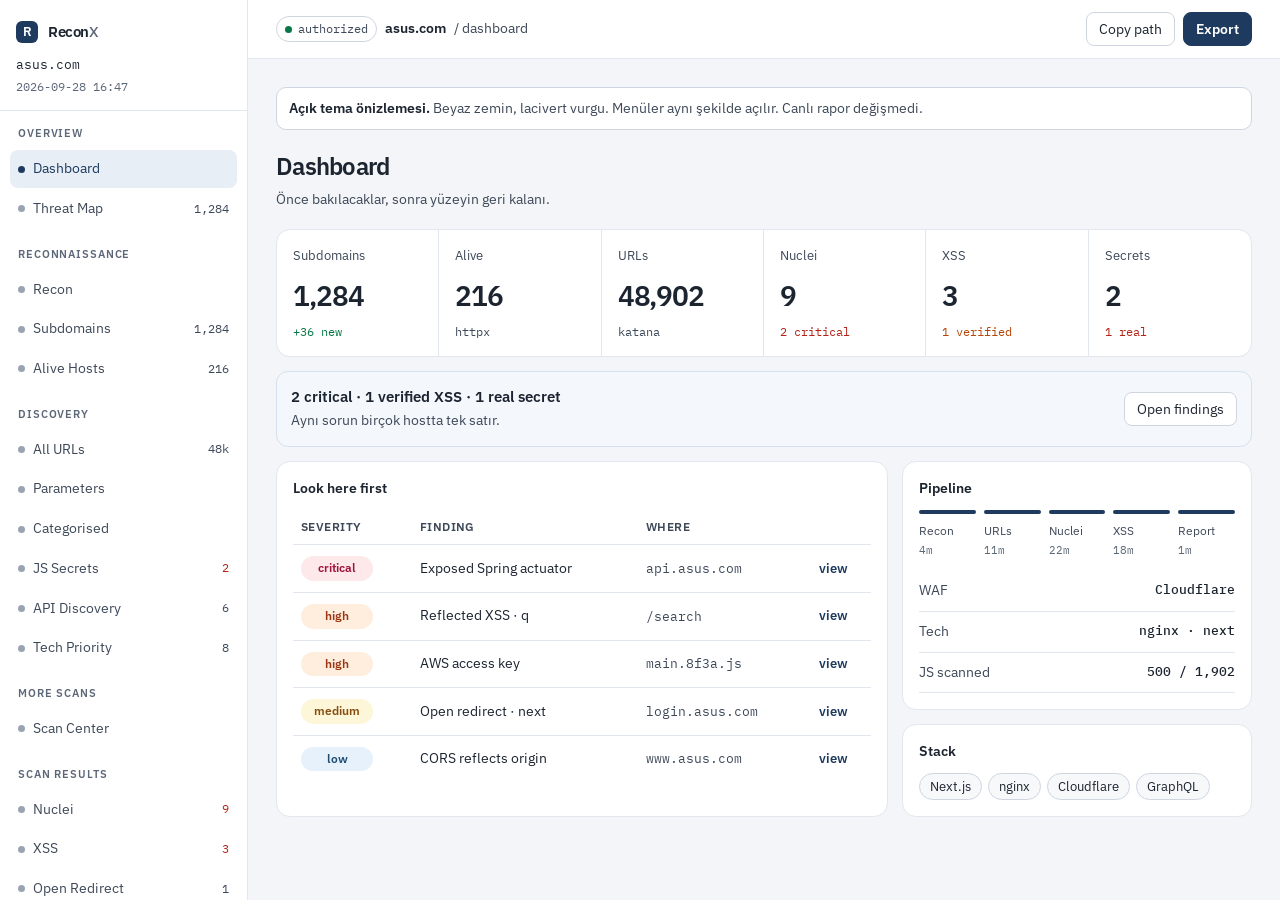
<file: preview/report-ui-sample.html>
<!DOCTYPE html>
<html lang="en">
<head>
<meta charset="UTF-8">
<meta name="viewport" content="width=device-width,initial-scale=1">
<title>ReconX — UI preview</title>
<link rel="preconnect" href="https://fonts.googleapis.com">
<link href="https://fonts.googleapis.com/css2?family=IBM+Plex+Mono:wght@400;500&family=IBM+Plex+Sans:wght@400;500;600&display=swap" rel="stylesheet">
<style>
:root{
  --bg:#f3f5f8;
  --bg-2:#ffffff;
  --surface:#ffffff;
  --surface-2:#f7f8fa;
  --line:#e2e6ee;
  --line-strong:#cfd5e0;
  --text:#1c2430;
  --dim:#3d4858;
  --muted:#5c6778;
  --accent:#1e3a5f;
  --accent-ink:#ffffff;
  --red:#b42318;
  --orange:#b54708;
  --yellow:#946200;
  --green:#067647;
  --blue:#1849a9;
  --purple:#5925dc;
  --sans:"IBM Plex Sans",sans-serif;
  --mono:"IBM Plex Mono",ui-monospace,monospace;
  --sw:248px;
}
*{box-sizing:border-box;margin:0;padding:0}
html,body{height:100%}
body{
  background:var(--bg);
  color:var(--text);
  font-family:var(--sans);
  font-size:14.5px;
  line-height:1.55;
  display:flex;
  min-height:100vh;
  -webkit-font-smoothing:antialiased;
}
button,input{font-family:inherit;color:inherit}
::-webkit-scrollbar{width:10px;height:10px}
::-webkit-scrollbar-thumb{background:#c5ccd6;border-radius:99px;border:2px solid var(--bg)}

.sidebar{
  width:var(--sw);min-width:var(--sw);
  background:var(--bg-2);
  border-right:1px solid var(--line);
  position:fixed;inset:0 auto 0 0;
  display:flex;flex-direction:column;
  overflow-y:auto;z-index:20;
}
.sb-brand{
  padding:20px 16px 14px;border-bottom:1px solid var(--line);
  position:sticky;top:0;background:var(--bg-2);z-index:2;
}
.sb-logo{display:flex;align-items:center;gap:10px}
.mark{
  width:22px;height:22px;border-radius:6px;
  background:var(--accent);color:var(--accent-ink);
  display:grid;place-items:center;font-weight:600;font-size:13px;
}
.sb-brand h1{font-size:15px;font-weight:600;letter-spacing:-.03em;color:var(--text)}
.sb-brand h1 span{color:var(--muted);font-weight:500}
.sb-meta{margin-top:12px;display:flex;flex-direction:column;gap:3px}
.sb-target{font-family:var(--mono);font-size:12.5px;color:var(--text)}
.sb-ts{font-family:var(--mono);font-size:12px;color:var(--muted)}
.nav-grp{padding:14px 10px 2px}
.nav-lbl{
  padding:0 8px 8px;
  font-size:11px;font-weight:600;letter-spacing:.08em;
  text-transform:uppercase;color:var(--muted);
}
.nav-a{
  display:flex;align-items:center;gap:8px;
  padding:8px 8px;margin-bottom:2px;
  border-radius:8px;color:var(--dim);
  text-decoration:none;font-size:14px;cursor:pointer;
}
.nav-a:hover{background:#f3f5f8;color:var(--text)}
.nav-a.active{background:#e8eef6;color:var(--accent)}
.nav-a.active .nav-ico{background:var(--accent)}
.nav-ico{width:7px;height:7px;border-radius:99px;background:#9aa3b2;flex:none}
.nav-cnt{margin-left:auto;font-family:var(--mono);font-size:12px;color:var(--dim)}
.nav-cnt.hot{color:var(--red)}
.sb-foot{
  margin-top:8px;padding:14px 16px 18px;
  border-top:1px solid var(--line);
  font-size:12px;color:var(--muted);font-family:var(--mono);
}

.main{margin-left:var(--sw);flex:1;min-width:0}
.topbar{
  position:sticky;top:0;z-index:10;
  display:flex;align-items:center;justify-content:space-between;gap:16px;
  padding:12px 28px;
  background:rgba(255,255,255,.94);
  backdrop-filter:blur(12px);
  border-bottom:1px solid var(--line);
}
.crumb{display:flex;align-items:center;gap:8px;font-size:14px;color:var(--dim)}
.crumb b{color:var(--text);font-weight:600}
.pill{
  display:inline-flex;align-items:center;gap:6px;
  border:1px solid var(--line-strong);border-radius:999px;
  padding:3px 8px;font-family:var(--mono);font-size:12px;color:var(--dim);
}
.pill i{width:7px;height:7px;border-radius:99px;background:var(--green);display:block}
.actions{display:flex;gap:8px;position:relative}
.btn{
  background:var(--surface);border:1px solid var(--line-strong);
  border-radius:8px;padding:7px 12px;font-size:13.5px;cursor:pointer;color:var(--text);
}
.btn:hover{background:var(--surface-2)}
.btn.primary{background:var(--accent);color:#fff;border-color:var(--accent);font-weight:600}
.btn.primary:hover{background:#16304f}
.menu{
  display:none;position:absolute;right:0;top:40px;min-width:220px;
  background:var(--surface-2);border:1px solid var(--line-strong);
  border-radius:10px;padding:6px;z-index:30;
}
.menu.open{display:block}
.menu button{
  display:block;width:100%;text-align:left;background:none;border:0;
  color:var(--text);padding:8px 10px;border-radius:8px;cursor:pointer;font-size:13.5px;
}
.menu button span{display:block;color:var(--muted);font-size:12px;margin-top:2px}
.menu button:hover{background:#f3f5f8}

.section{display:none;padding:28px;max-width:1180px}
.section.active{display:block}
.preview-note{
  margin-bottom:18px;padding:10px 12px;border-radius:10px;
  border:1px solid var(--line-strong);color:var(--dim);font-size:13.5px;
  background:var(--surface);
}
.preview-note strong{color:var(--text);font-weight:600}

.sec-title{display:flex;align-items:flex-end;justify-content:space-between;gap:16px;margin-bottom:18px}
.sec-title h2{font-size:24px;font-weight:600;letter-spacing:-.03em;color:var(--text)}
.sec-title p{color:var(--dim);font-size:14px;margin-top:4px}

.stats{display:grid;grid-template-columns:repeat(6,1fr);border:1px solid var(--line);border-radius:14px;overflow:hidden;background:var(--surface)}
.stat{padding:16px 16px 14px;border-right:1px solid var(--line);cursor:pointer}
.stat:last-child{border-right:0}
.stat:hover{background:var(--surface-2)}
.stat .k{font-size:13px;color:var(--dim)}
.stat .v{margin-top:8px;font-size:28px;letter-spacing:-.04em;font-weight:600;color:var(--text);font-variant-numeric:tabular-nums}
.stat .s{margin-top:6px;font-family:var(--mono);font-size:12px;color:var(--dim)}
.stat .s.bad{color:var(--red)}
.stat .s.ok{color:var(--green)}
.stat .s.warn{color:var(--orange)}

.grid{display:grid;grid-template-columns:1.4fr .8fr;gap:14px;margin-top:14px}
.panel{background:var(--surface);border:1px solid var(--line);border-radius:14px;padding:16px}
.panel h3{font-size:14px;font-weight:600;color:var(--text);margin-bottom:10px}
table{width:100%;border-collapse:collapse}
th{
  text-align:left;font-size:12px;font-weight:600;color:var(--dim);
  letter-spacing:.04em;text-transform:uppercase;padding:8px;border-bottom:1px solid var(--line);
}
td{padding:11px 8px;border-bottom:1px solid var(--line);font-size:14px;color:var(--text);vertical-align:middle}
tr:last-child td{border-bottom:0}
tr.click:hover td{background:#f7f8fa;cursor:pointer}
.mono{font-family:var(--mono);font-size:12.5px;color:var(--dim)}
.sev{display:inline-block;min-width:72px;text-align:center;border-radius:999px;padding:3px 8px;font-size:12px;font-weight:600}
.sev.critical{background:#fde8ea;color:#9f1239}
.sev.high{background:#ffeedd;color:#9a3412}
.sev.medium{background:#fef6d8;color:#854d0e}
.sev.low{background:#e7f1fb;color:#1e4d73}
.sev.real{background:#fde8ea;color:#9f1239}
.sev.public{background:#e7f6ee;color:#067647}
.sev.unknown{background:#fef6d8;color:#854d0e}
.linkish{color:var(--accent);cursor:pointer;background:none;border:0;padding:0;font-size:13px;font-weight:600}
.linkish:hover{color:var(--accent)}

.rail{display:flex;gap:8px;margin-top:4px}
.step{flex:1;min-width:0}
.step .bar{height:4px;background:#e2e6ee;border-radius:99px;margin-bottom:8px}
.step.done .bar{background:var(--accent)}
.step .name{font-size:12px;color:var(--dim)}
.step .dur{font-family:var(--mono);font-size:11px;color:var(--muted);margin-top:2px}
.row{display:flex;justify-content:space-between;gap:12px;padding:9px 0;border-bottom:1px solid var(--line);font-size:14px}
.row span{color:var(--dim)}
.row b{font-weight:500;font-family:var(--mono);font-size:13px;color:var(--text)}
.chips{display:flex;flex-wrap:wrap;gap:6px}
.chip{border:1px solid var(--line-strong);border-radius:999px;padding:4px 10px;font-size:13px;color:var(--text);background:var(--surface-2)}

.banner{
  display:flex;align-items:center;justify-content:space-between;gap:12px;
  margin-top:14px;padding:14px;border-radius:12px;
  background:#f4f7fb;border:1px solid #d5e0ee;
}
.banner strong{font-weight:600;color:var(--text)}
.banner p{color:var(--dim);font-size:14px;margin-top:2px}

.toolbar{display:flex;gap:8px;align-items:center;margin-bottom:12px;flex-wrap:wrap}
.vs-search{
  flex:1;min-width:180px;max-width:360px;
  background:var(--bg);border:1px solid var(--line-strong);border-radius:8px;
  padding:8px 12px;color:var(--text);font-size:14px;outline:none;background:#fff;
}
.vs-search::placeholder{color:var(--muted)}
.vs-search:focus{border-color:var(--accent)}
.counter{font-family:var(--mono);font-size:12px;color:var(--dim)}

.tabs{display:flex;gap:6px;flex-wrap:wrap;margin-bottom:12px}
.tab{
  background:transparent;border:1px solid var(--line);color:var(--dim);
  border-radius:999px;padding:6px 12px;cursor:pointer;font-size:13px;
}
.tab.active{background:var(--accent);color:#fff;border-color:var(--accent);font-weight:600}
.pane{display:none}
.pane.active{display:block}

.list-row{
  display:flex;justify-content:space-between;gap:12px;align-items:center;
  padding:10px 4px;border-bottom:1px solid var(--line);font-family:var(--mono);font-size:13px;color:var(--text);
}
.map{
  height:420px;border-radius:14px;border:1px solid var(--line);
  background:
    radial-gradient(circle at 50% 48%, rgba(30,58,95,.06), transparent 42%),
    linear-gradient(rgba(30,58,95,.06) 1px, transparent 1px),
    linear-gradient(90deg, rgba(30,58,95,.06) 1px, transparent 1px),
    var(--surface);
  background-size:auto, 48px 48px, 48px 48px, auto;
  position:relative;overflow:hidden;
}
.node{
  position:absolute;transform:translate(-50%,-50%);
  background:var(--surface-2);border:1px solid var(--line-strong);
  border-radius:10px;padding:8px 10px;font-size:12.5px;color:var(--text);cursor:pointer;
  max-width:180px;
}
.node small{display:block;color:var(--dim);font-family:var(--mono);font-size:11px;margin-top:2px}
.node.bad{border-color:#f3b4bc;background:#fff7f8}
.cards{display:grid;grid-template-columns:repeat(auto-fill,minmax(260px,1fr));gap:12px}
.scan-card{background:var(--surface);border:1px solid var(--line);border-radius:14px;padding:14px;display:flex;flex-direction:column;gap:8px}
.scan-card h4{font-size:15px;font-weight:600;color:var(--text)}
.scan-card p{color:var(--dim);font-size:13.5px;flex:1}
.scan-card .st{font-family:var(--mono);font-size:12px;color:var(--green)}
.poc{border:1px solid #f3b4bc;border-radius:12px;padding:14px;background:#fff7f8;margin-bottom:12px}
.poc h4{color:#9f1239;margin-bottom:6px}
.poc code{display:block;font-family:var(--mono);font-size:12.5px;color:var(--text);margin-top:8px;word-break:break-all}
.toast{
  position:fixed;bottom:18px;right:18px;background:var(--accent);color:#fff;
  padding:10px 14px;border-radius:10px;font-size:13.5px;font-weight:600;
  opacity:0;pointer-events:none;transition:opacity .2s;z-index:50;
}
.toast.show{opacity:1}
@media (max-width:1100px){
  .stats{grid-template-columns:repeat(3,1fr)}
  .stat:nth-child(3){border-right:0}
  .stat:nth-child(-n+3){border-bottom:1px solid var(--line)}
  .grid{grid-template-columns:1fr}
}
@media (max-width:800px){
  .sidebar{display:none}
  .main{margin-left:0}
  .stats{grid-template-columns:repeat(2,1fr)}
}
</style>
</head>
<body>
<nav class="sidebar">
  <div class="sb-brand">
    <div class="sb-logo"><div class="mark">R</div><h1>Recon<span>X</span></h1></div>
    <div class="sb-meta">
      <div class="sb-target">asus.com</div>
      <div class="sb-ts">2026-09-28 16:47</div>
    </div>
  </div>
  <div class="nav-grp">
    <div class="nav-lbl">Overview</div>
    <a class="nav-a active" data-sid="overview"><span class="nav-ico"></span>Dashboard</a>
    <a class="nav-a" data-sid="threatmap"><span class="nav-ico"></span>Threat Map<span class="nav-cnt">1,284</span></a>
  </div>
  <div class="nav-grp">
    <div class="nav-lbl">Reconnaissance</div>
    <a class="nav-a" data-sid="recon"><span class="nav-ico"></span>Recon</a>
    <a class="nav-a" data-sid="subdomains"><span class="nav-ico"></span>Subdomains<span class="nav-cnt">1,284</span></a>
    <a class="nav-a" data-sid="alive"><span class="nav-ico"></span>Alive Hosts<span class="nav-cnt">216</span></a>
  </div>
  <div class="nav-grp">
    <div class="nav-lbl">Discovery</div>
    <a class="nav-a" data-sid="urls"><span class="nav-ico"></span>All URLs<span class="nav-cnt">48k</span></a>
    <a class="nav-a" data-sid="params"><span class="nav-ico"></span>Parameters</a>
    <a class="nav-a" data-sid="categorised"><span class="nav-ico"></span>Categorised</a>
    <a class="nav-a" data-sid="js"><span class="nav-ico"></span>JS Secrets<span class="nav-cnt hot">2</span></a>
    <a class="nav-a" data-sid="api"><span class="nav-ico"></span>API Discovery<span class="nav-cnt">6</span></a>
    <a class="nav-a" data-sid="tech"><span class="nav-ico"></span>Tech Priority<span class="nav-cnt">8</span></a>
  </div>
  <div class="nav-grp">
    <div class="nav-lbl">More scans</div>
    <a class="nav-a" data-sid="scans"><span class="nav-ico"></span>Scan Center</a>
  </div>
  <div class="nav-grp">
    <div class="nav-lbl">Scan results</div>
    <a class="nav-a" data-sid="nuclei"><span class="nav-ico"></span>Nuclei<span class="nav-cnt hot">9</span></a>
    <a class="nav-a" data-sid="xss"><span class="nav-ico"></span>XSS<span class="nav-cnt hot">3</span></a>
    <a class="nav-a" data-sid="openredirect"><span class="nav-ico"></span>Open Redirect<span class="nav-cnt">1</span></a>
    <a class="nav-a" data-sid="extra"><span class="nav-ico"></span>Extra Checks<span class="nav-cnt hot">2</span></a>
  </div>
  <div class="nav-grp">
    <div class="nav-lbl">Analysis</div>
    <a class="nav-a" data-sid="ai"><span class="nav-ico"></span>AI Analysis<span class="nav-cnt">4</span></a>
  </div>
  <div class="sb-foot">preview · sample data</div>
</nav>

<main class="main">
  <header class="topbar">
    <div class="crumb"><span class="pill"><i></i> authorized</span><b>asus.com</b><span id="crumb-sec">/ dashboard</span></div>
    <div class="actions">
      <button class="btn" type="button" id="copy-path">Copy path</button>
      <button class="btn primary" type="button" id="export-btn">Export</button>
      <div class="menu" id="export-menu">
        <button type="button" data-toast="HTML export is a preview action">Save as HTML<span>Full interactive report, offline</span></button>
        <button type="button" data-toast="Print dialog is a preview action">Print / Save as PDF<span>Browser print dialog</span></button>
        <button type="button" id="copy-path-2">Copy file path<span>Share the local file location</span></button>
      </div>
    </div>
  </header>

  <section class="section active" id="overview">
    <div class="preview-note"><strong>Açık tema önizlemesi.</strong> Beyaz zemin, lacivert vurgu. Menüler aynı şekilde açılır. Canlı rapor değişmedi.</div>
    <div class="sec-title"><div><h2>Dashboard</h2><p>Önce bakılacaklar, sonra yüzeyin geri kalanı.</p></div></div>
    <div class="stats">
      <div class="stat" data-goto="subdomains"><div class="k">Subdomains</div><div class="v">1,284</div><div class="s ok">+36 new</div></div>
      <div class="stat" data-goto="alive"><div class="k">Alive</div><div class="v">216</div><div class="s">httpx</div></div>
      <div class="stat" data-goto="urls"><div class="k">URLs</div><div class="v">48,902</div><div class="s">katana</div></div>
      <div class="stat" data-goto="nuclei"><div class="k">Nuclei</div><div class="v">9</div><div class="s bad">2 critical</div></div>
      <div class="stat" data-goto="xss"><div class="k">XSS</div><div class="v">3</div><div class="s warn">1 verified</div></div>
      <div class="stat" data-goto="js"><div class="k">Secrets</div><div class="v">2</div><div class="s bad">1 real</div></div>
    </div>
    <div class="banner">
      <div><strong>2 critical · 1 verified XSS · 1 real secret</strong><p>Aynı sorun birçok hostta tek satır.</p></div>
      <button class="btn" type="button" data-goto="nuclei">Open findings</button>
    </div>
    <div class="grid">
      <div class="panel">
        <h3>Look here first</h3>
        <table>
          <thead><tr><th>Severity</th><th>Finding</th><th>Where</th><th></th></tr></thead>
          <tbody>
            <tr class="click" data-goto="nuclei"><td><span class="sev critical">critical</span></td><td>Exposed Spring actuator</td><td class="mono">api.asus.com</td><td><button class="linkish" type="button">view</button></td></tr>
            <tr class="click" data-goto="xss"><td><span class="sev high">high</span></td><td>Reflected XSS · q</td><td class="mono">/search</td><td><button class="linkish" type="button">view</button></td></tr>
            <tr class="click" data-goto="js"><td><span class="sev high">high</span></td><td>AWS access key</td><td class="mono">main.8f3a.js</td><td><button class="linkish" type="button">view</button></td></tr>
            <tr class="click" data-goto="openredirect"><td><span class="sev medium">medium</span></td><td>Open redirect · next</td><td class="mono">login.asus.com</td><td><button class="linkish" type="button">view</button></td></tr>
            <tr class="click" data-goto="extra"><td><span class="sev low">low</span></td><td>CORS reflects origin</td><td class="mono">www.asus.com</td><td><button class="linkish" type="button">view</button></td></tr>
          </tbody>
        </table>
      </div>
      <div>
        <div class="panel">
          <h3>Pipeline</h3>
          <div class="rail">
            <div class="step done"><div class="bar"></div><div class="name">Recon</div><div class="dur">4m</div></div>
            <div class="step done"><div class="bar"></div><div class="name">URLs</div><div class="dur">11m</div></div>
            <div class="step done"><div class="bar"></div><div class="name">Nuclei</div><div class="dur">22m</div></div>
            <div class="step done"><div class="bar"></div><div class="name">XSS</div><div class="dur">18m</div></div>
            <div class="step done"><div class="bar"></div><div class="name">Report</div><div class="dur">1m</div></div>
          </div>
          <div style="margin-top:12px">
            <div class="row"><span>WAF</span><b>Cloudflare</b></div>
            <div class="row"><span>Tech</span><b>nginx · next</b></div>
            <div class="row"><span>JS scanned</span><b>500 / 1,902</b></div>
          </div>
        </div>
        <div class="panel" style="margin-top:14px">
          <h3>Stack</h3>
          <div class="chips">
            <button class="chip" type="button" data-goto="tech">Next.js</button>
            <button class="chip" type="button" data-goto="tech">nginx</button>
            <button class="chip" type="button" data-goto="tech">Cloudflare</button>
            <button class="chip" type="button" data-goto="tech">GraphQL</button>
          </div>
        </div>
      </div>
    </div>
  </section>

  <section class="section" id="threatmap">
    <div class="sec-title"><div><h2>Threat Map</h2><p>Hostlara tıklayınca ilgili bulgu sayfası açılır.</p></div></div>
    <div class="map">
      <button class="node" style="left:50%;top:46%" type="button" data-goto="alive">asus.com<small>root · alive</small></button>
      <button class="node bad" style="left:28%;top:30%" type="button" data-goto="nuclei">api.asus.com<small>critical</small></button>
      <button class="node bad" style="left:72%;top:28%" type="button" data-goto="xss">www.asus.com<small>verified XSS</small></button>
      <button class="node" style="left:22%;top:68%" type="button" data-goto="openredirect">login.asus.com<small>redirect</small></button>
      <button class="node" style="left:74%;top:70%" type="button" data-goto="js">cdn.asus.com<small>secret</small></button>
      <button class="node" style="left:48%;top:78%" type="button" data-goto="subdomains">dev.asus.com<small>alive</small></button>
    </div>
  </section>

  <section class="section" id="recon">
    <div class="sec-title"><div><h2>Recon</h2><p>Hedefin pasif yüzeyi.</p></div></div>
    <div class="grid">
      <div class="panel">
        <h3>Identity</h3>
        <div class="row"><span>Domain</span><b>asus.com</b></div>
        <div class="row"><span>Registrar</span><b>MarkMonitor</b></div>
        <div class="row"><span>ASN</span><b>AS15133</b></div>
        <div class="row"><span>Org</span><b>ASUSTeK</b></div>
        <div class="row"><span>Created</span><b>1995-04-12</b></div>
      </div>
      <div class="panel">
        <h3>Resolves</h3>
        <div class="list-row"><span>asus.com</span><span>104.18.22.10</span></div>
        <div class="list-row"><span>www.asus.com</span><span>104.18.22.10</span></div>
        <div class="list-row"><span>api.asus.com</span><span>13.224.10.4</span></div>
      </div>
    </div>
  </section>

  <section class="section" id="subdomains">
    <div class="sec-title"><div><h2>Subdomains</h2><p>Filtre kutusu listeyi süzer.</p></div></div>
    <div class="panel">
      <div class="toolbar">
        <input class="vs-search" data-filter="sub-list" placeholder="Filter subdomains...">
        <span class="counter" id="sub-list-cnt">6</span>
        <button class="btn" type="button" data-copy="sub-list">Copy visible</button>
      </div>
      <div id="sub-list">
        <div class="list-row"><span>api.asus.com</span><button class="linkish" type="button" data-goto="alive">alive</button></div>
        <div class="list-row"><span>www.asus.com</span><button class="linkish" type="button" data-goto="alive">alive</button></div>
        <div class="list-row"><span>login.asus.com</span><button class="linkish" type="button" data-goto="alive">alive</button></div>
        <div class="list-row"><span>dev.asus.com</span><button class="linkish" type="button" data-goto="alive">alive</button></div>
        <div class="list-row"><span>cdn.asus.com</span><button class="linkish" type="button" data-goto="alive">alive</button></div>
        <div class="list-row"><span>old-shop.asus.com</span><span class="mono">dangling</span></div>
      </div>
    </div>
  </section>

  <section class="section" id="alive">
    <div class="sec-title"><div><h2>Alive Hosts</h2><p>httpx ile cevap veren hostlar.</p></div></div>
    <div class="panel">
      <div class="toolbar"><input class="vs-search" data-filter="alive-tbl" placeholder="Filter hosts..."></div>
      <table id="alive-tbl">
        <thead><tr><th>Host</th><th>Status</th><th>Title</th><th>Tech</th></tr></thead>
        <tbody>
          <tr><td class="mono">https://www.asus.com</td><td>200</td><td>ASUS</td><td>Cloudflare, Next.js</td></tr>
          <tr><td class="mono">https://api.asus.com</td><td>401</td><td>API</td><td>nginx</td></tr>
          <tr><td class="mono">https://login.asus.com</td><td>200</td><td>Sign in</td><td>nginx</td></tr>
          <tr><td class="mono">https://dev.asus.com</td><td>200</td><td>Dev</td><td>Apache</td></tr>
        </tbody>
      </table>
    </div>
  </section>

  <section class="section" id="urls">
    <div class="sec-title"><div><h2>All URLs</h2><p>Toplanan adresler. Filtre ve kopyala çalışır.</p></div></div>
    <div class="panel">
      <div class="toolbar">
        <input class="vs-search" data-filter="url-list" placeholder="Filter URLs...">
        <button class="btn" type="button" data-copy="url-list">Copy visible</button>
      </div>
      <div id="url-list">
        <div class="list-row">https://www.asus.com/search?q=laptop</div>
        <div class="list-row">https://www.asus.com/static/js/main.8f3a1c9b.js</div>
        <div class="list-row">https://login.asus.com/auth?next=/account</div>
        <div class="list-row">https://api.asus.com/v1/graphql</div>
        <div class="list-row">https://api.asus.com/swagger.json</div>
        <div class="list-row">https://dev.asus.com/.git/config</div>
      </div>
    </div>
  </section>

  <section class="section" id="params">
    <div class="sec-title"><div><h2>Parameters</h2><p>Sorguda görülen parametreler.</p></div></div>
    <div class="panel">
      <table>
        <thead><tr><th>Param</th><th>Host</th><th>Example</th><th></th></tr></thead>
        <tbody>
          <tr class="click" data-goto="xss"><td class="mono">q</td><td>www.asus.com</td><td class="mono">/search?q=</td><td><button class="linkish" type="button">XSS</button></td></tr>
          <tr class="click" data-goto="openredirect"><td class="mono">next</td><td>login.asus.com</td><td class="mono">/auth?next=</td><td><button class="linkish" type="button">redirect</button></td></tr>
          <tr><td class="mono">id</td><td>api.asus.com</td><td class="mono">/v1/user?id=</td><td></td></tr>
        </tbody>
      </table>
    </div>
  </section>

  <section class="section" id="categorised">
    <div class="sec-title"><div><h2>Categorised</h2><p>Sekmeler gerçekten değişir.</p></div></div>
    <div class="tabs" data-tabs="cat">
      <button class="tab active" type="button" data-pane="cat-js">JavaScript</button>
      <button class="tab" type="button" data-pane="cat-api">API</button>
      <button class="tab" type="button" data-pane="cat-admin">Admin</button>
      <button class="tab" type="button" data-pane="cat-files">Sensitive files</button>
    </div>
    <div class="panel">
      <div class="pane active" id="cat-js">
        <div class="list-row">/static/js/main.8f3a1c9b.js <button class="linkish" type="button" data-goto="js">secrets</button></div>
        <div class="list-row">/_next/static/chunks/pages/auth.js</div>
      </div>
      <div class="pane" id="cat-api">
        <div class="list-row">/v1/graphql <button class="linkish" type="button" data-goto="api">open</button></div>
        <div class="list-row">/swagger.json</div>
      </div>
      <div class="pane" id="cat-admin">
        <div class="list-row">/admin</div>
        <div class="list-row">/actuator/env</div>
      </div>
      <div class="pane" id="cat-files">
        <div class="list-row">/.git/config <button class="linkish" type="button" data-goto="nuclei">finding</button></div>
        <div class="list-row">/.env</div>
      </div>
    </div>
  </section>

  <section class="section" id="js">
    <div class="sec-title"><div><h2>JS Secrets</h2><p>Öncelikli 500 dosyadan çıkan adaylar. Sekme süzüyor.</p></div></div>
    <div class="tabs" data-tabs="jsf">
      <button class="tab active" type="button" data-pane="js-all">All</button>
      <button class="tab" type="button" data-pane="js-real">Real</button>
      <button class="tab" type="button" data-pane="js-public">Public</button>
    </div>
    <div class="panel pane active" id="js-all">
      <table>
        <thead><tr><th>Verdict</th><th>Value</th><th>File</th></tr></thead>
        <tbody>
          <tr><td><span class="sev real">REAL</span></td><td class="mono">AKIAIOSFODNN7EXAMPLE</td><td class="mono">main.8f3a1c9b.js</td></tr>
          <tr><td><span class="sev unknown">UNKNOWN</span></td><td class="mono">eyJhbGciOiJIUzI1NiJ9...</td><td class="mono">auth.js</td></tr>
          <tr><td><span class="sev public">PUBLIC</span></td><td class="mono">pk_live_51Hexample</td><td class="mono">checkout.js</td></tr>
        </tbody>
      </table>
    </div>
    <div class="panel pane" id="js-real">
      <div class="list-row">AKIAIOSFODNN7EXAMPLE · main.8f3a1c9b.js</div>
    </div>
    <div class="panel pane" id="js-public">
      <div class="list-row">Stripe publishable key · checkout.js</div>
    </div>
  </section>

  <section class="section" id="api">
    <div class="sec-title"><div><h2>API Discovery</h2><p>Bulunan spec ve endpointler.</p></div></div>
    <div class="panel">
      <table>
        <thead><tr><th>Kind</th><th>URL</th><th>Status</th></tr></thead>
        <tbody>
          <tr><td>OpenAPI</td><td class="mono">https://api.asus.com/swagger.json</td><td>200</td></tr>
          <tr><td>GraphQL</td><td class="mono">https://api.asus.com/v1/graphql</td><td>200</td></tr>
          <tr><td>REST</td><td class="mono">https://api.asus.com/v1/users</td><td>401</td></tr>
        </tbody>
      </table>
    </div>
  </section>

  <section class="section" id="tech">
    <div class="sec-title"><div><h2>Tech Priority</h2><p>Risk sırası. Satıra tıklayınca ilgili tarama açılır.</p></div></div>
    <div class="panel">
      <table>
        <thead><tr><th>Score</th><th>Technology</th><th>Why</th></tr></thead>
        <tbody>
          <tr class="click" data-goto="nuclei"><td>90</td><td>Spring Boot</td><td>Actuator exposure</td></tr>
          <tr class="click" data-goto="extra"><td>70</td><td>nginx</td><td>Header gaps</td></tr>
          <tr class="click" data-goto="api"><td>60</td><td>GraphQL</td><td>Introspection</td></tr>
          <tr><td>20</td><td>Cloudflare</td><td>WAF in front</td></tr>
        </tbody>
      </table>
    </div>
  </section>

  <section class="section" id="scans">
    <div class="sec-title"><div><h2>Scan Center</h2><p>Run, durumu örnek olarak günceller. View details ilgili sayfayı açar.</p></div></div>
    <div class="cards">
      <article class="scan-card" id="card-xss">
        <h4>XSS (Dalfox)</h4>
        <p>Reflected XSS on high-value URLs, with headless proof.</p>
        <div class="st" data-status>done · 3 findings</div>
        <div class="toolbar"><button class="btn primary" type="button" data-run>Run</button><button class="btn" type="button" data-goto="xss">View details</button></div>
      </article>
      <article class="scan-card" id="card-nuclei">
        <h4>Nuclei</h4>
        <p>CVE and DAST templates over the live URL set.</p>
        <div class="st" data-status>done · 9 findings</div>
        <div class="toolbar"><button class="btn primary" type="button" data-run>Run</button><button class="btn" type="button" data-goto="nuclei">View details</button></div>
      </article>
      <article class="scan-card">
        <h4>Open Redirect</h4>
        <p>Redirect-looking parameters.</p>
        <div class="st" data-status>done · 1 finding</div>
        <div class="toolbar"><button class="btn primary" type="button" data-run>Run</button><button class="btn" type="button" data-goto="openredirect">View details</button></div>
      </article>
      <article class="scan-card">
        <h4>Network / Port</h4>
        <p>Port discovery, then service versions.</p>
        <div class="st" data-status>done · 4 open</div>
        <div class="toolbar"><button class="btn primary" type="button" data-run>Run</button></div>
        <table>
          <thead><tr><th>Host</th><th>Port</th><th>Service</th></tr></thead>
          <tbody>
            <tr><td class="mono">api.asus.com</td><td class="mono">443/tcp</td><td>https nginx</td></tr>
            <tr><td class="mono">dev.asus.com</td><td class="mono">22/tcp</td><td>ssh OpenSSH 8.9</td></tr>
          </tbody>
        </table>
      </article>
      <article class="scan-card">
        <h4>CORS</h4>
        <p>Origin reflection on alive hosts.</p>
        <div class="st" data-status>done · 1 vulnerable</div>
        <div class="toolbar"><button class="btn primary" type="button" data-run>Run</button><button class="btn" type="button" data-goto="extra">View details</button></div>
      </article>
      <article class="scan-card">
        <h4>Subdomain Takeover</h4>
        <p>Dangling CNAME check.</p>
        <div class="st" data-status>done · 1 candidate</div>
        <div class="toolbar"><button class="btn primary" type="button" data-run>Run</button><button class="btn" type="button" data-goto="extra">View details</button></div>
      </article>
      <article class="scan-card">
        <h4>Cloud Bucket</h4>
        <p>Public bucket listing from discovered names.</p>
        <div class="st" data-status>done · 0 public</div>
        <div class="toolbar"><button class="btn primary" type="button" data-run>Run</button><button class="btn" type="button" data-goto="extra">View details</button></div>
      </article>
    </div>
  </section>

  <section class="section" id="nuclei">
    <div class="sec-title"><div><h2>Nuclei</h2><p>Şiddet süzgeci çalışır.</p></div></div>
    <div class="tabs" data-tabs="nuc">
      <button class="tab active" type="button" data-filter-table="nuc-tbl" data-sev="all">All</button>
      <button class="tab" type="button" data-filter-table="nuc-tbl" data-sev="critical">Critical</button>
      <button class="tab" type="button" data-filter-table="nuc-tbl" data-sev="high">High</button>
      <button class="tab" type="button" data-filter-table="nuc-tbl" data-sev="medium">Medium</button>
    </div>
    <div class="panel">
      <table id="nuc-tbl">
        <thead><tr><th>Severity</th><th>Template</th><th>Matched</th></tr></thead>
        <tbody>
          <tr data-sev="critical"><td><span class="sev critical">critical</span></td><td>springboot-actuator</td><td class="mono">https://api.asus.com/actuator</td></tr>
          <tr data-sev="critical"><td><span class="sev critical">critical</span></td><td>git-config</td><td class="mono">https://dev.asus.com/.git/config</td></tr>
          <tr data-sev="high"><td><span class="sev high">high</span></td><td>exposed-env</td><td class="mono">https://dev.asus.com/.env</td></tr>
          <tr data-sev="medium"><td><span class="sev medium">medium</span></td><td>missing-csp</td><td class="mono">https://www.asus.com</td></tr>
        </tbody>
      </table>
    </div>
  </section>

  <section class="section" id="xss">
    <div class="sec-title"><div><h2>XSS</h2><p>Doğrulanmış örnek ve test edilen adresler.</p></div></div>
    <div class="poc">
      <h4>Verified · reflected</h4>
      <div>Parameter <b>q</b> on www.asus.com/search</div>
      <code>https://www.asus.com/search?q=&lt;script&gt;alert(1)&lt;/script&gt;</code>
      <div class="toolbar" style="margin-top:10px"><button class="btn" type="button" data-copy-text="https://www.asus.com/search?q=&lt;script&gt;alert(1)&lt;/script&gt;">Copy PoC</button></div>
    </div>
    <div class="panel">
      <table>
        <thead><tr><th>Type</th><th>Param</th><th>URL</th></tr></thead>
        <tbody>
          <tr><td>Verified</td><td class="mono">q</td><td class="mono">/search</td></tr>
          <tr><td>Reflected</td><td class="mono">name</td><td class="mono">/support</td></tr>
          <tr><td>Clean</td><td class="mono">page</td><td class="mono">/products</td></tr>
        </tbody>
      </table>
    </div>
  </section>

  <section class="section" id="openredirect">
    <div class="sec-title"><div><h2>Open Redirect</h2><p>Location kanarya hosta gidiyor.</p></div></div>
    <div class="panel">
      <table>
        <thead><tr><th>Param</th><th>Test URL</th><th>Location</th></tr></thead>
        <tbody>
          <tr>
            <td class="mono">next</td>
            <td class="mono">https://login.asus.com/auth?next=https://s1ber.com</td>
            <td class="mono">https://s1ber.com</td>
          </tr>
        </tbody>
      </table>
    </div>
  </section>

  <section class="section" id="extra">
    <div class="sec-title"><div><h2>Extra Checks</h2><p>CORS, takeover ve bucket aynı sayfada, sekmeli.</p></div></div>
    <div class="tabs" data-tabs="extra">
      <button class="tab active" type="button" data-pane="ex-cors">CORS</button>
      <button class="tab" type="button" data-pane="ex-take">Takeover</button>
      <button class="tab" type="button" data-pane="ex-bucket">Buckets</button>
    </div>
    <div class="panel pane active" id="ex-cors">
      <table>
        <thead><tr><th>Host</th><th>Result</th></tr></thead>
        <tbody>
          <tr><td class="mono">https://www.asus.com</td><td>Reflects arbitrary Origin with credentials</td></tr>
          <tr><td class="mono">https://api.asus.com</td><td>Not vulnerable</td></tr>
        </tbody>
      </table>
    </div>
    <div class="panel pane" id="ex-take">
      <div class="list-row">old-shop.asus.com → CNAME shop.example.invalid · candidate</div>
    </div>
    <div class="panel pane" id="ex-bucket">
      <div class="list-row">asus-assets.s3.amazonaws.com · private</div>
    </div>
  </section>

  <section class="section" id="ai">
    <div class="sec-title"><div><h2>AI Analysis</h2><p>Kayıtlı analiz kartları. Satır ilgili bölüme gider.</p></div></div>
    <div class="cards">
      <article class="scan-card">
        <h4>Actuator on api.asus.com</h4>
        <p>Unauthenticated env endpoint. Treat as a critical lead and confirm it is still live.</p>
        <button class="btn" type="button" data-goto="nuclei">Open nuclei</button>
      </article>
      <article class="scan-card">
        <h4>Verified XSS on /search</h4>
        <p>Reflected in the q parameter. Proof URL is on the XSS page.</p>
        <button class="btn" type="button" data-goto="xss">Open XSS</button>
      </article>
      <article class="scan-card">
        <h4>Key in main bundle</h4>
        <p>Format matches an AWS access key. Check whether it is still valid.</p>
        <button class="btn" type="button" data-goto="js">Open secrets</button>
      </article>
      <article class="scan-card">
        <h4>Login redirect</h4>
        <p>next parameter sends the browser off-site.</p>
        <button class="btn" type="button" data-goto="openredirect">Open redirect</button>
      </article>
    </div>
  </section>
</main>
<div class="toast" id="toast"></div>
<script>
var NAMES = {
  overview:"dashboard", threatmap:"threat map", recon:"recon", subdomains:"subdomains",
  alive:"alive hosts", urls:"all urls", params:"parameters", categorised:"categorised",
  js:"js secrets", api:"api discovery", tech:"tech priority", scans:"scan center",
  nuclei:"nuclei", xss:"xss", openredirect:"open redirect", extra:"extra checks", ai:"ai analysis"
};
function toast(msg){
  var t = document.getElementById("toast");
  t.textContent = msg;
  t.classList.add("show");
  clearTimeout(toast._t);
  toast._t = setTimeout(function(){ t.classList.remove("show"); }, 1600);
}
function show(id){
  if(!document.getElementById(id)) return;
  document.querySelectorAll(".section").forEach(function(s){ s.classList.toggle("active", s.id===id); });
  document.querySelectorAll(".nav-a[data-sid]").forEach(function(a){ a.classList.toggle("active", a.dataset.sid===id); });
  var crumb = document.getElementById("crumb-sec");
  if(crumb) crumb.textContent = " / " + (NAMES[id] || id);
  var active = document.querySelector('.nav-a[data-sid="'+id+'"]');
  if(active) active.scrollIntoView({block:"nearest"});
  window.scrollTo(0,0);
}
document.querySelectorAll("[data-sid]").forEach(function(a){
  a.addEventListener("click", function(){ show(a.dataset.sid); });
});
document.querySelectorAll("[data-goto]").forEach(function(el){
  el.addEventListener("click", function(ev){
    ev.preventDefault();
    ev.stopPropagation();
    show(el.dataset.goto);
  });
});
document.querySelectorAll(".tabs").forEach(function(bar){
  bar.querySelectorAll(".tab").forEach(function(tab){
    tab.addEventListener("click", function(){
      bar.querySelectorAll(".tab").forEach(function(t){ t.classList.remove("active"); });
      tab.classList.add("active");
      if(tab.dataset.pane){
        var ids = [];
        bar.querySelectorAll("[data-pane]").forEach(function(t){ ids.push(t.dataset.pane); });
        ids.forEach(function(id){
          var pane = document.getElementById(id);
          if(pane) pane.classList.toggle("active", id===tab.dataset.pane);
        });
      }
      if(tab.dataset.filterTable){
        var sev = tab.dataset.sev;
        document.querySelectorAll("#"+tab.dataset.filterTable+" tbody tr").forEach(function(row){
          row.hidden = sev!=="all" && row.dataset.sev!==sev;
        });
      }
    });
  });
});
document.querySelectorAll(".vs-search").forEach(function(inp){
  inp.addEventListener("input", function(){
    var q = inp.value.toLowerCase();
    var root = document.getElementById(inp.dataset.filter);
    if(!root) return;
    var rows = root.matches("table") ? root.querySelectorAll("tbody tr") : root.querySelectorAll(".list-row");
    var n = 0;
    rows.forEach(function(row){
      var hide = q && row.textContent.toLowerCase().indexOf(q)===-1;
      row.hidden = hide;
      if(!hide) n++;
    });
    var cnt = document.getElementById(inp.dataset.filter+"-cnt");
    if(cnt) cnt.textContent = String(n);
  });
});
document.querySelectorAll("[data-copy]").forEach(function(btn){
  btn.addEventListener("click", function(){
    var root = document.getElementById(btn.dataset.copy);
    var lines = [];
    root.querySelectorAll(".list-row").forEach(function(row){
      if(!row.hidden) lines.push(row.innerText.replace(/\s+/g," ").trim());
    });
    navigator.clipboard.writeText(lines.join("\n")).then(function(){ toast("Copied "+lines.length+" lines"); }, function(){ toast("Copy failed"); });
  });
});
document.querySelectorAll("[data-copy-text]").forEach(function(btn){
  btn.addEventListener("click", function(){
    var text = btn.dataset.copyText.replace(/&lt;/g,"<").replace(/&gt;/g,">");
    navigator.clipboard.writeText(text).then(function(){ toast("PoC copied"); }, function(){ toast("Copy failed"); });
  });
});
document.querySelectorAll("[data-run]").forEach(function(btn){
  btn.addEventListener("click", function(){
    var st = btn.closest(".scan-card").querySelector("[data-status]");
    st.textContent = "running…";
    st.style.color = "var(--yellow)";
    btn.disabled = true;
    setTimeout(function(){
      st.textContent = "done · preview";
      st.style.color = "var(--green)";
      btn.disabled = false;
      toast("Scan finished (preview)");
    }, 700);
  });
});
document.getElementById("export-btn").addEventListener("click", function(ev){
  ev.stopPropagation();
  document.getElementById("export-menu").classList.toggle("open");
});
document.querySelectorAll("[data-toast]").forEach(function(btn){
  btn.addEventListener("click", function(){
    toast(btn.dataset.toast);
    document.getElementById("export-menu").classList.remove("open");
  });
});
function copyPath(){
  var path = location.href;
  navigator.clipboard.writeText(path).then(function(){ toast("Path copied"); }, function(){ toast(path); });
  document.getElementById("export-menu").classList.remove("open");
}
document.getElementById("copy-path").addEventListener("click", copyPath);
document.getElementById("copy-path-2").addEventListener("click", copyPath);
document.addEventListener("click", function(){ document.getElementById("export-menu").classList.remove("open"); });
document.querySelector(".actions").addEventListener("click", function(ev){ ev.stopPropagation(); });
</script>
</body>
</html>
</file>
